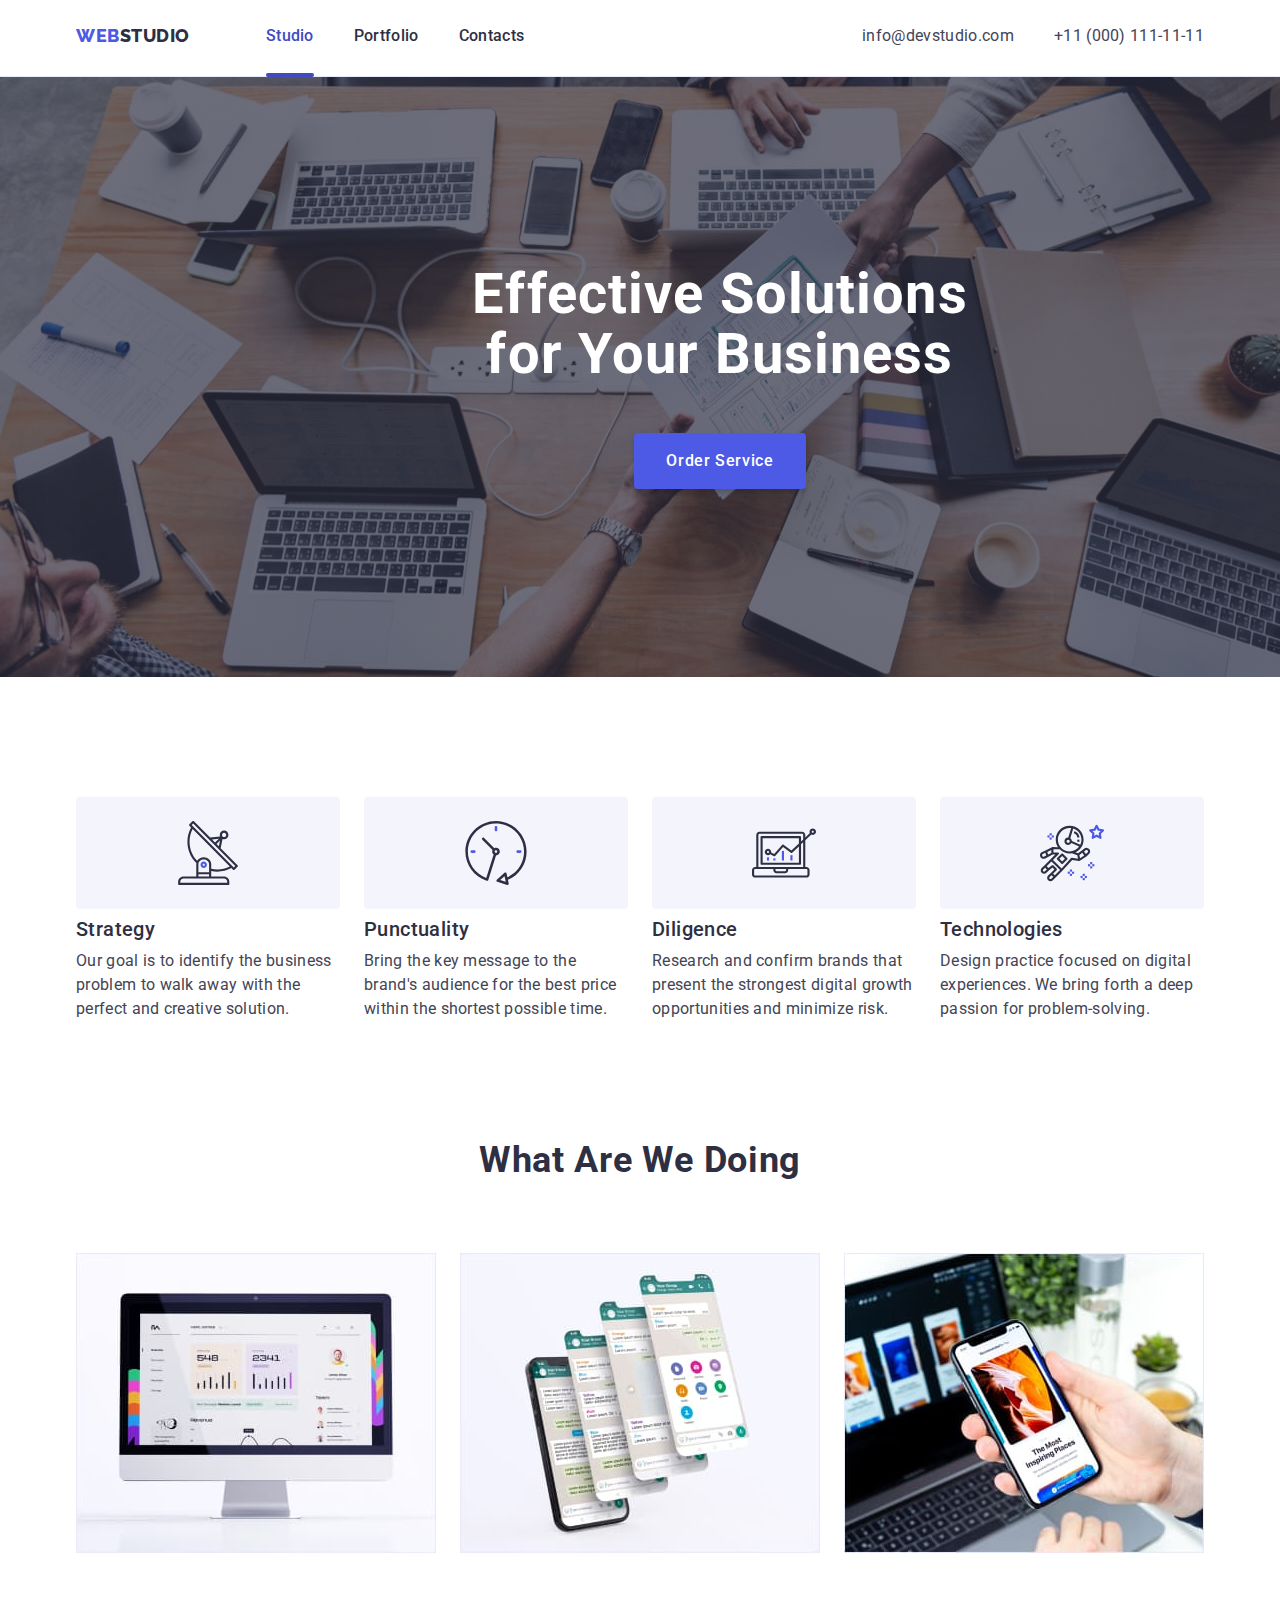
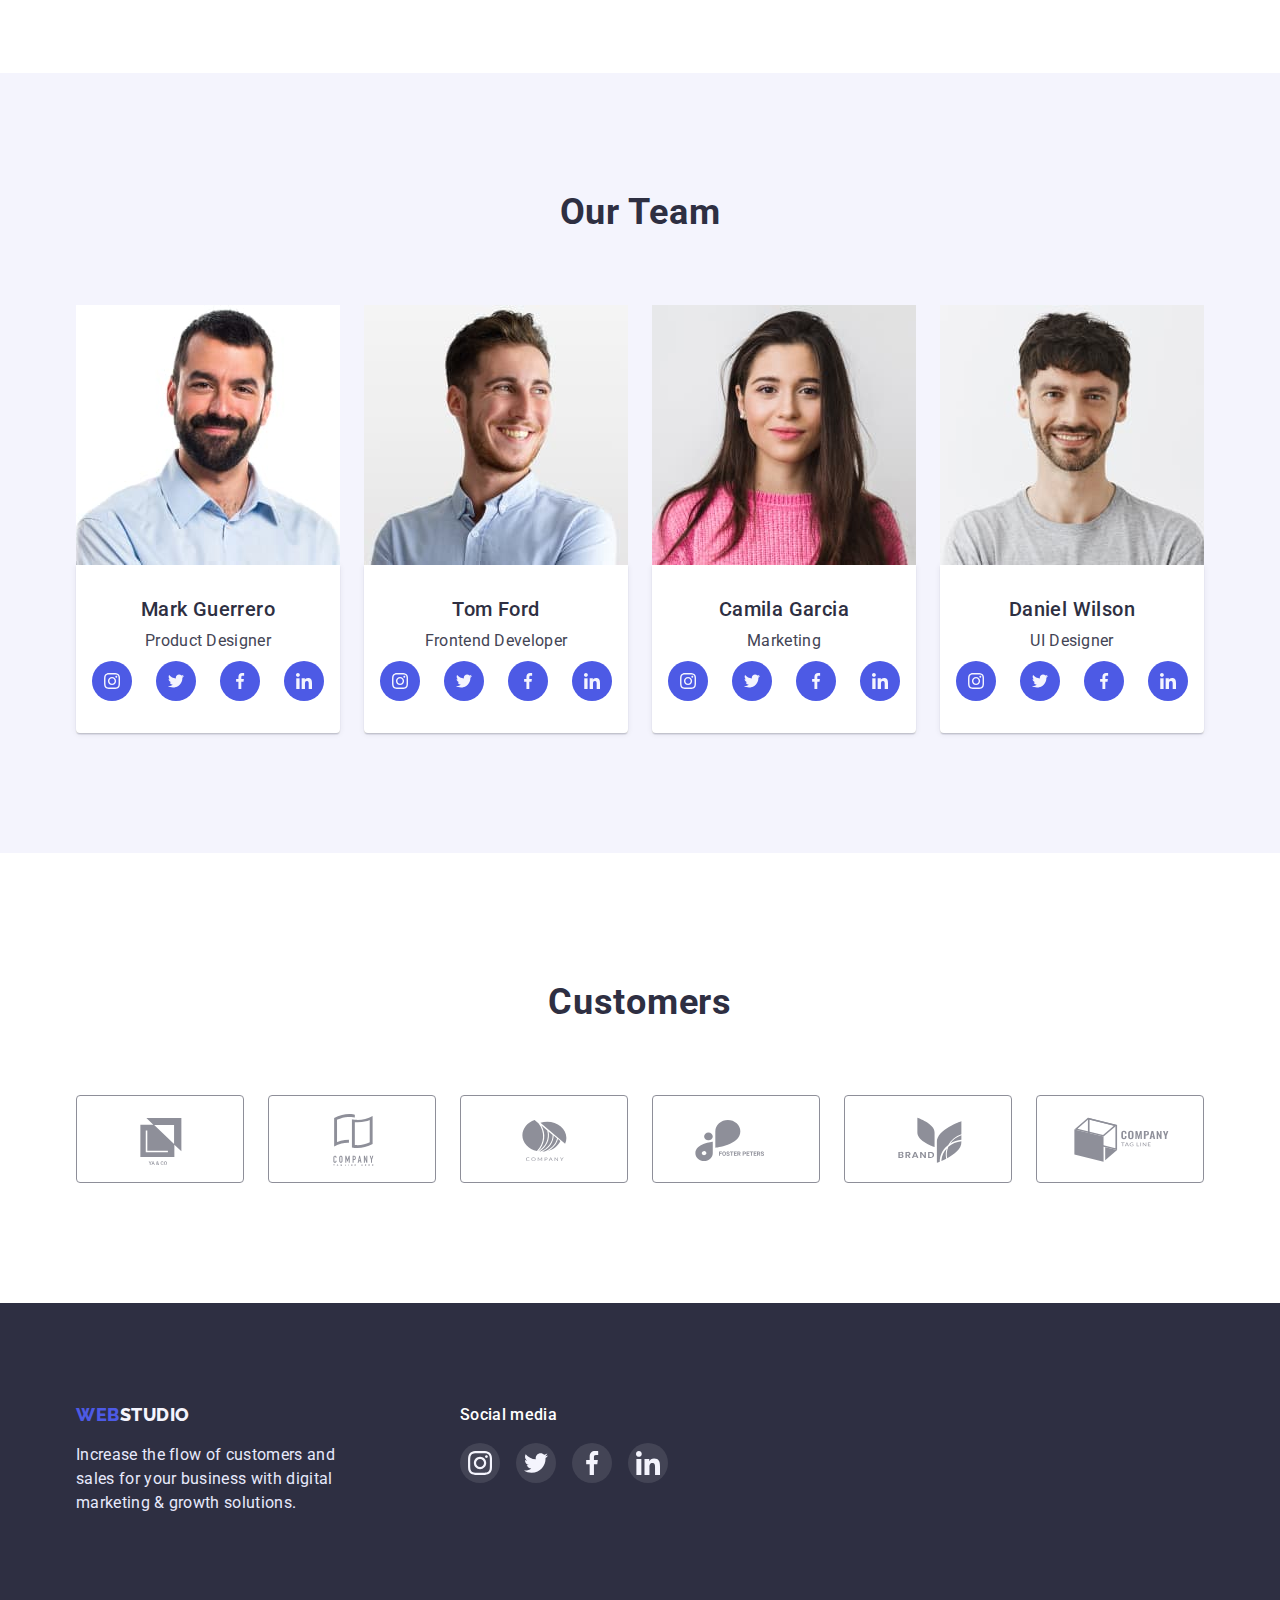
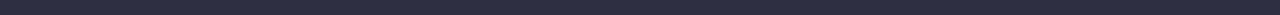
<file: index.html>
<!DOCTYPE html>
<html lang="en">
  <head>
    <meta charset="UTF-8" />
    <meta http-equiv="X-UA-Compatible" content="IE=edge" />
    <meta name="viewport" content="width=device-width, initial-scale=1.0" />
    <title>WebStudio</title>
    <link rel="preconnect" href="https://fonts.googleapis.com" />
    <link rel="preconnect" href="https://fonts.gstatic.com" crossorigin />
    <link
      href="https://fonts.googleapis.com/css2?family=Raleway:wght@800&family=Roboto:wght@400;500;700&display=swap"
      rel="stylesheet"
    />
    <link
      rel="stylesheet"
      href="https://cdn.jsdelivr.net/npm/modern-normalize@1.1.0/modern-normalize.min.css"
    />
    <link rel="stylesheet" href="./css/style.css" />
  </head>
  <body>
    <!-- _______________HEADER________________ -->
    <header class="header">
      <div class="container header-container">
        <nav class="header-nav">
          <a class="logo link" href="./index.html"
            ><span class="logo-web">Web</span>Studio</a
          >
          <ul class="menu-header list">
            <li class="menu-item">
              <a class="menu-link current-page link" href="./index.html"
                >Studio</a
              >
            </li>
            <li class="menu-item">
              <a class="menu-link link" href="./portfolio.html">Portfolio</a>
            </li>
            <li class="menu-item">
              <a class="menu-link link" href="">Contacts</a>
            </li>
          </ul>
        </nav>
        <ul class="contact-list list">
          <li class="contact-item">
            <a class="contact-link link" href="mailto:info@devstudio.com"
              >info@devstudio.com</a
            >
          </li>
          <li class="contact-item">
            <a class="contact-link link" href="tel:+110001111111"
              >+11 (000) 111-11-11</a
            >
          </li>
        </ul>
      </div>
    </header>
    <!-- _______________MAIN________________ -->
    <main>
      <!-- _______________HERO________________ -->
      <section class="hero">
        <div class="container">
          <h1 class="hero-text">Effective Solutions for Your Business</h1>
          <button class="hero-btn btn-cursor" type="button" data-modal-open>
            Order Service
          </button>
        </div>
      </section>
      <section class="description-company">
        <!-- _______________ABOUT_COMPANY_______________ -->
        <div class="container">
          <h2 class="visually-hidden">About Company</h2>
          <ul class="about-company list">
            <li class="about-company-item">
              <div class="specialization-container">
                <svg class="specialization-icon" width="64px" height="64px">
                  <use href="./images/icons.svg#icon-antenna"></use>
                </svg>
              </div>
              <h3 class="about-company-title">Strategy</h3>
              <p class="about-company-description">
                Our goal is to identify the business problem to walk away with
                the perfect and creative solution.
              </p>
            </li>
            <li class="about-company-item">
              <div class="specialization-container">
                <svg class="specialization-icon" width="64px" height="64px">
                  <use href="./images/icons.svg#icon-clock"></use>
                </svg>
              </div>
              <h3 class="about-company-title">Punctuality</h3>
              <p class="about-company-description">
                Bring the key message to the brand's audience for the best price
                within the shortest possible time.
              </p>
            </li>
            <li class="about-company-item">
              <div class="specialization-container">
                <svg class="specialization-icon" width="64px" height="64px">
                  <use href="./images/icons.svg#icon-diagram"></use>
                </svg>
              </div>
              <h3 class="about-company-title">Diligence</h3>
              <p class="about-company-description">
                Research and confirm brands that present the strongest digital
                growth opportunities and minimize risk.
              </p>
            </li>
            <li class="about-company-item">
              <div class="specialization-container">
                <svg class="specialization-icon" width="64px" height="64px">
                  <use href="./images/icons.svg#icon-astronaut"></use>
                </svg>
              </div>
              <h3 class="about-company-title">Technologies</h3>
              <p class="about-company-description">
                Design practice focused on digital experiences. We bring forth a
                deep passion for problem-solving.
              </p>
            </li>
          </ul>
        </div>
      </section>
      <section class="specialization-company">
        <div class="container">
          <!-- _______________DOING________________ -->
          <h2 class="text-h2">What are we doing</h2>
          <ul class="specialization-list list">
            <li class="specialization-list-item">
              <img
                class="specialization-img"
                src="./images/website.jpg"
                alt="open website on the monitor"
                width="360"
                height="300"
              />
            </li>
            <li class="specialization-list-item">
              <img
                class="specialization-img"
                src="./images/messenger.jpg"
                alt="messenger on the phone"
                width="360"
                height="300"
              />
            </li>
            <li class="specialization-list-item">
              <img
                class="specialization-img"
                src="./images/websitephone.jpg"
                alt="open website on the phone"
                width="360"
                height="300"
              />
            </li>
          </ul>
        </div>
      </section>
      <!-- _______________TEAM________________ -->
      <section class="about-team">
        <div class="container">
          <h2 class="text-h2">Our Team</h2>
          <ul class="team-list list">
            <li class="team-list-item">
              <img
                class="team-img"
                src="./images/employee/mark-guerrero.jpg"
                alt="mark guerrero"
                width="264"
                height="260"
              />
              <div class="employee">
                <h3 class="employee-name">Mark Guerrero</h3>
                <p class="employee-spesialization">Product Designer</p>
                <ul class="social-list list">
                  <li class="social-list-item">
                    <a href="" class="social-list-link">
                      <svg class="social-list-icon" width="16" height="16">
                        <use href="./images/icons.svg#icon-instagram"></use>
                      </svg>
                    </a>
                  </li>
                  <li class="social-list-item">
                    <a href="" class="social-list-link">
                      <svg class="social-list-icon" width="16" height="16">
                        <use href="./images/icons.svg#icon-twitter"></use>
                      </svg>
                    </a>
                  </li>
                  <li class="social-list-item">
                    <a href="" class="social-list-link">
                      <svg class="social-list-icon" width="16" height="16">
                        <use href="./images/icons.svg#icon-facebook"></use>
                      </svg>
                    </a>
                  </li>
                  <li class="social-list-item">
                    <a href="" class="social-list-link">
                      <svg class="social-list-icon" width="16" height="16">
                        <use href="./images/icons.svg#icon-linkedin"></use>
                      </svg>
                    </a>
                  </li>
                </ul>
              </div>
            </li>
            <li class="team-list-item">
              <img
                class="team-img"
                src="./images/employee/tom-ford.jpg"
                alt="tom ford"
                width="264"
                height="260"
              />
              <div class="employee">
                <h3 class="employee-name">Tom Ford</h3>
                <p class="employee-spesialization">Frontend Developer</p>
                <ul class="social-list list">
                  <li class="social-list-item">
                    <a href="" class="social-list-link">
                      <svg class="social-list-icon" width="16" height="16">
                        <use href="./images/icons.svg#icon-instagram"></use>
                      </svg>
                    </a>
                  </li>
                  <li class="social-list-item">
                    <a href="" class="social-list-link">
                      <svg class="social-list-icon" width="16" height="16">
                        <use href="./images/icons.svg#icon-twitter"></use>
                      </svg>
                    </a>
                  </li>
                  <li class="social-list-item">
                    <a href="" class="social-list-link">
                      <svg class="social-list-icon" width="16" height="16">
                        <use href="./images/icons.svg#icon-facebook"></use>
                      </svg>
                    </a>
                  </li>
                  <li class="social-list-item">
                    <a href="" class="social-list-link">
                      <svg class="social-list-icon" width="16" height="16">
                        <use href="./images/icons.svg#icon-linkedin"></use>
                      </svg>
                    </a>
                  </li>
                </ul>
              </div>
            </li>
            <li class="team-list-item">
              <img
                class="team-img"
                src="./images/employee/camila-garcia.jpg"
                alt="camila garcia"
                width="264"
                height="260"
              />
              <div class="employee">
                <h3 class="employee-name">Camila Garcia</h3>
                <p class="employee-spesialization">Marketing</p>
                <ul class="social-list list">
                  <li class="4 social-list-item">
                    <a href="" class="social-list-link">
                      <svg class="social-list-icon" width="16" height="16">
                        <use href="./images/icons.svg#icon-instagram"></use>
                      </svg>
                    </a>
                  </li>
                  <li class="social-list-item">
                    <a href="" class="social-list-link">
                      <svg class="social-list-icon" width="16" height="16">
                        <use href="./images/icons.svg#icon-twitter"></use>
                      </svg>
                    </a>
                  </li>
                  <li class="social-list-item">
                    <a href="" class="social-list-link">
                      <svg class="social-list-icon" width="16" height="16">
                        <use href="./images/icons.svg#icon-facebook"></use>
                      </svg>
                    </a>
                  </li>
                  <li class="social-list-item">
                    <a href="" class="social-list-link">
                      <svg class="social-list-icon" width="16" height="16">
                        <use href="./images/icons.svg#icon-linkedin"></use>
                      </svg>
                    </a>
                  </li>
                </ul>
              </div>
            </li>
            <li class="team-list-item">
              <img
                class="team-img"
                src="./images/employee/daniel-wilson.jpg"
                alt="daniel wilson"
                width="264"
                height="260"
              />
              <div class="employee">
                <h3 class="employee-name">Daniel Wilson</h3>
                <p class="employee-spesialization">UI Designer</p>
                <ul class="social-list list">
                  <li class="social-list-item">
                    <a href="" class="social-list-link">
                      <svg class="social-list-icon" width="16" height="16">
                        <use href="./images/icons.svg#icon-instagram"></use>
                      </svg>
                    </a>
                  </li>
                  <li class="social-list-item">
                    <a href="" class="social-list-link">
                      <svg class="social-list-icon" width="16" height="16">
                        <use href="./images/icons.svg#icon-twitter"></use>
                      </svg>
                    </a>
                  </li>
                  <li class="social-list-item">
                    <a href="" class="social-list-link">
                      <svg class="social-list-icon" width="16" height="16">
                        <use href="./images/icons.svg#icon-facebook"></use>
                      </svg>
                    </a>
                  </li>
                  <li class="social-list-item">
                    <a href="" class="social-list-link">
                      <svg class="social-list-icon" width="16" height="16">
                        <use href="./images/icons.svg#icon-linkedin"></use>
                      </svg>
                    </a>
                  </li>
                </ul>
              </div>
            </li>
          </ul>
        </div>
      </section>
      <section class="customers">
        <div class="container">
          <h2 class="text-h2">Customers</h2>
          <ul class="customers-list list">
            <li class="customers-list-item">
              <a href="" class="customers-list-link link">
                <svg class="customers-icon" width="104px" height="56px">
                  <use href="./images/icons.svg#icon-client1"></use>
                </svg>
              </a>
            </li>
            <li class="customers-list-item">
              <a href="" class="customers-list-link link">
                <svg class="customers-icon" width="104px" height="56px">
                  <use href="./images/icons.svg#icon-client2"></use>
                </svg>
              </a>
            </li>
            <li class="customers-list-item">
              <a href="" class="customers-list-link link">
                <svg class="customers-icon" width="104px" height="56px">
                  <use href="./images/icons.svg#icon-client3"></use>
                </svg>
              </a>
            </li>
            <li class="customers-list-item">
              <a href="" class="customers-list-link link">
                <svg class="customers-icon" width="104px" height="56px">
                  <use href="./images/icons.svg#icon-client4"></use>
                </svg>
              </a>
            </li>
            <li class="customers-list-item">
              <a href="" class="customers-list-link link">
                <svg class="customers-icon" width="104px" height="56px">
                  <use href="./images/icons.svg#icon-client5"></use>
                </svg>
              </a>
            </li>
            <li class="customers-list-item">
              <a href="" class="customers-list-link link">
                <svg class="customers-icon" width="104px" height="56px">
                  <use href="./images/icons.svg#icon-client6"></use>
                </svg>
              </a>
            </li>
          </ul>
        </div>
      </section>
    </main>
    <!-- _______________FOOTER________________ -->
    <footer class="footer">
      <div class="container footer-container">
        <div class="footer-container-logo">
          <a class="logo logo-footer link" href="./index.html"
            ><span class="logo-web">Web</span>Studio</a
          >
          <p class="footer-text">
            Increase the flow of customers and sales for your business with
            digital marketing & growth solutions.
          </p>
        </div>
        <div class="footer-container-social">
          <p class="text-footer-social">Social media</p>
          <ul class="social-list-footer list">
            <li class="social-list-footer-item">
              <a href="" class="social-list-footer-link">
                <svg class="social-list-icon" width="24" height="24">
                  <use href="./images/icons.svg#icon-instagram"></use>
                </svg>
              </a>
            </li>
            <li class="social-list-footer-item">
              <a href="" class="social-list-footer-link">
                <svg class="social-list-icon" width="24" height="24">
                  <use href="./images/icons.svg#icon-twitter"></use>
                </svg>
              </a>
            </li>
            <li class="social-list-footer-item">
              <a href="" class="social-list-footer-link">
                <svg class="social-list-icon" width="24" height="24">
                  <use href="./images/icons.svg#icon-facebook"></use>
                </svg>
              </a>
            </li>
            <li class="social-list-footer-item">
              <a href="" class="social-list-footer-link">
                <svg class="social-list-icon" width="24" height="24">
                  <use href="./images/icons.svg#icon-linkedin"></use>
                </svg>
              </a>
            </li>
          </ul>
        </div>
      </div>
    </footer>

    <div class="backdrop is-hidden" data-modal>
      <div class="modal">
        <button
          type="button"
          class="modal-close-btn btn-cursor"
          data-modal-close
        >
          <svg class="modal-close-btn-icon" width="8" height="8">
            <use href="./images/icons.svg#icon-close-black"></use>
          </svg>
        </button>
      </div>
    </div>
    <script src="./js/modal.js"></script>
  </body>
</html>
</file>
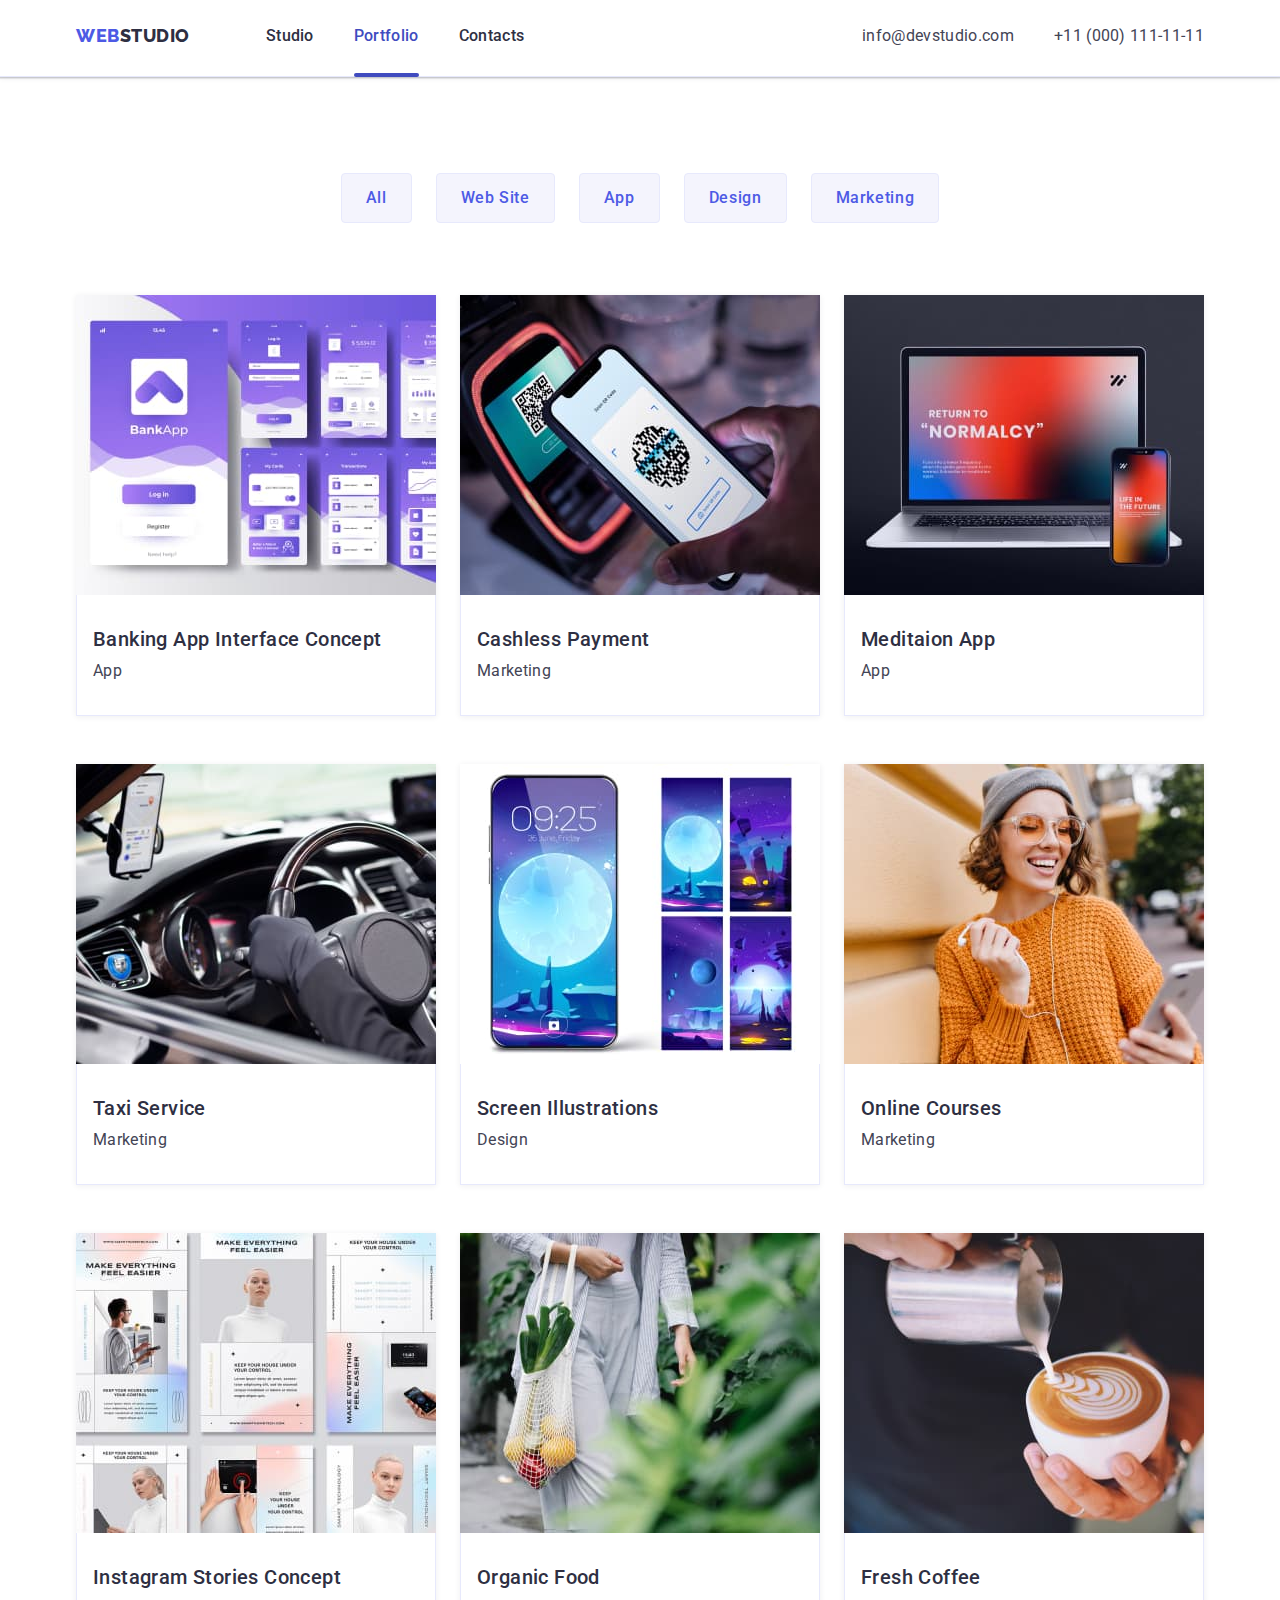
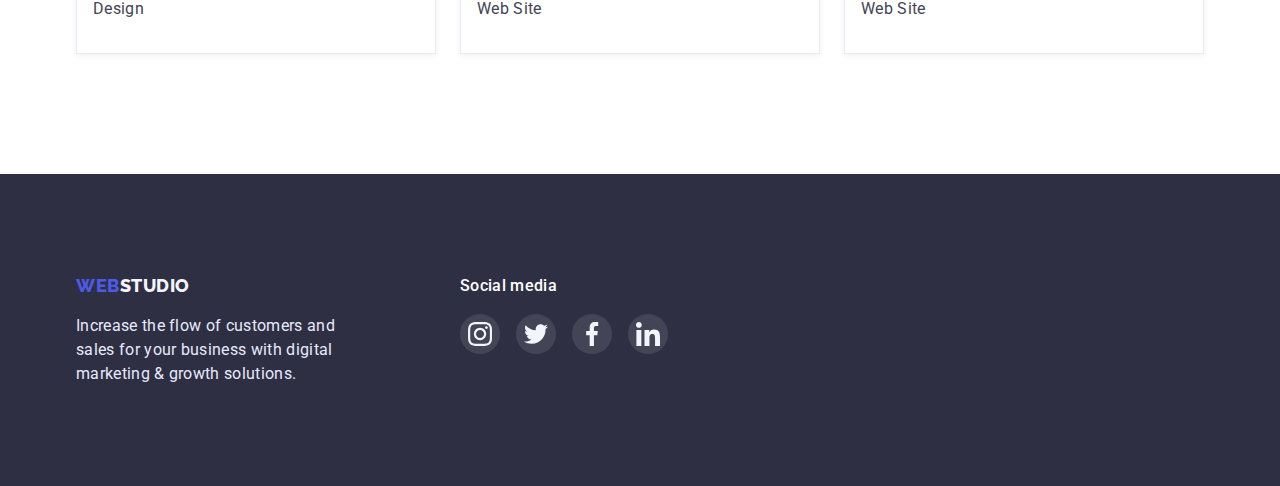
<file: portfolio.html>
<!DOCTYPE html>
<html lang="en">
  <head>
    <meta charset="UTF-8" />
    <meta http-equiv="X-UA-Compatible" content="IE=edge" />
    <meta name="viewport" content="width=device-width, initial-scale=1.0" />
    <title>Portfolio</title>
    <link rel="preconnect" href="https://fonts.googleapis.com" />
    <link rel="preconnect" href="https://fonts.gstatic.com" crossorigin />
    <link
      href="https://fonts.googleapis.com/css2?family=Raleway:wght@800&family=Roboto:wght@400;500;700&display=swap"
      rel="stylesheet"
    />
    <link
      rel="stylesheet"
      href="https://cdn.jsdelivr.net/npm/modern-normalize@1.1.0/modern-normalize.min.css"
    />
    <link rel="stylesheet" href="./css/style.css" />
  </head>
  <body>
    <!-- _______________HEADER________________ -->
    <header class="header">
      <div class="container header-container">
        <nav class="header-nav">
          <a class="logo link" href="./index.html"
            ><span class="logo-web">Web</span>Studio</a
          >
          <ul class="menu-header list">
            <li class="menu-item">
              <a class="menu-link link" href="./index.html">Studio</a>
            </li>
            <li class="menu-item">
              <a class="menu-link current-page link" href="./portfolio.html"
                >Portfolio</a
              >
            </li>
            <li class="menu-item">
              <a class="menu-link link" href="">Contacts</a>
            </li>
          </ul>
        </nav>
        <ul class="contact-list list">
          <li class="contact-item">
            <a class="contact-link link" href="mailto:info@devstudio.com"
              >info@devstudio.com</a
            >
          </li>
          <li class="contact-item">
            <a class="contact-link link" href="tel:+110001111111"
              >+11 (000) 111-11-11</a
            >
          </li>
        </ul>
      </div>
    </header>
    <!-- _______________MAIN________________ -->
    <main>
      <!-- _______________HERO________________ -->
      <section class="main-portfolio">
        <div class="container">
          <!-- HIDDEN MAIN TEXT-->
          <h1 class="visually-hidden">Portfolio</h1>
          <!-- _______________LIST_OF_SELECTION_FUNCTIONS________________ -->
          <ul class="main-filter list">
            <li class="main-filter-item">
              <button class="btn-filter btn-cursor" type="button">All</button>
            </li>
            <li class="main-filter-item">
              <button class="btn-filter btn-cursor" type="button">
                Web Site
              </button>
            </li>
            <li class="main-filter-item">
              <button class="btn-filter btn-cursor" type="button">App</button>
            </li>
            <li class="main-filter-item">
              <button class="btn-filter btn-cursor" type="button">
                Design
              </button>
            </li>
            <li class="main-filter-item">
              <button class="btn-filter btn-cursor" type="button">
                Marketing
              </button>
            </li>
          </ul>
          <!-- _______________SECOND_LIST_OF_IMG________________ -->
          <ul class="filter-list list">
            <li class="filter-list-item">
              <a class="filter-list-link link" href="">
                <div class="filter-list-img-overlay">
                  <img
                    class="hero-img"
                    src="./images/portfolio/banking.jpg"
                    alt="banling app interface"
                    width="360"
                    height="300"
                  />
                  <p class="overlay">
                    14 Stylish and User-Friendly App Design Concepts · Task
                    Manager App · Calorie Tracker App · Exotic Fruit Ecommerce
                    App · Cloud Storage App
                  </p>
                </div>
                <div class="filter-description">
                  <h2 class="filter-title">Banking App Interface Concept</h2>
                  <p class="filter-text">App</p>
                </div>
              </a>
            </li>
            <li class="filter-list-item">
              <a class="filter-list-link link" href="">
                <div class="filter-list-img-overlay">
                  <img
                    class="hero-img"
                    src="./images/portfolio/cashless.jpg"
                    alt="cashless payment"
                    width="360"
                    height="300"
                  />
                  <p class="overlay">
                    14 Stylish and User-Friendly App Design Concepts · Task
                    Manager App · Calorie Tracker App · Exotic Fruit Ecommerce
                    App · Cloud Storage App
                  </p>
                </div>
                <div class="filter-description">
                  <h2 class="filter-title">Cashless Payment</h2>
                  <p class="filter-text">Marketing</p>
                </div>
              </a>
            </li>
            <li class="filter-list-item">
              <a class="filter-list-link link" href="">
                <div class="filter-list-img-overlay">
                  <img
                    class="hero-img"
                    src="./images/portfolio/meditaion.jpg"
                    alt="meditaion app"
                    width="360"
                    height="300"
                  />
                  <p class="overlay">
                    14 Stylish and User-Friendly App Design Concepts · Task
                    Manager App · Calorie Tracker App · Exotic Fruit Ecommerce
                    App · Cloud Storage App
                  </p>
                </div>
                <div class="filter-description">
                  <h2 class="filter-title">Meditaion App</h2>
                  <p class="filter-text">App</p>
                </div>
              </a>
            </li>
            <li class="filter-list-item">
              <a class="filter-list-link link" href="">
                <div class="filter-list-img-overlay">
                  <img
                    class="hero-img"
                    src="./images/portfolio/taxi.jpg"
                    alt="taxi service"
                    width="360"
                    height="300"
                  />
                  <p class="overlay">
                    14 Stylish and User-Friendly App Design Concepts · Task
                    Manager App · Calorie Tracker App · Exotic Fruit Ecommerce
                    App · Cloud Storage App
                  </p>
                </div>
                <div class="filter-description">
                  <h2 class="filter-title">Taxi Service</h2>
                  <p class="filter-text">Marketing</p>
                </div>
              </a>
            </li>
            <li class="filter-list-item">
              <a class="filter-list-link link" href="">
                <div class="filter-list-img-overlay">
                  <img
                    class="hero-img"
                    src="./images/portfolio/screen.jpg"
                    alt="screen illustrations"
                    width="360"
                    height="300"
                  />
                  <p class="overlay">
                    14 Stylish and User-Friendly App Design Concepts · Task
                    Manager App · Calorie Tracker App · Exotic Fruit Ecommerce
                    App · Cloud Storage App
                  </p>
                </div>
                <div class="filter-description">
                  <h2 class="filter-title">Screen Illustrations</h2>
                  <p class="filter-text">Design</p>
                </div>
              </a>
            </li>
            <li class="filter-list-item">
              <a class="filter-list-link link" href="">
                <div class="filter-list-img-overlay">
                  <img
                    class="hero-img"
                    src="./images/portfolio/online-cours.jpg"
                    alt="online courses"
                    width="360"
                    height="300"
                  />
                  <p class="overlay">
                    14 Stylish and User-Friendly App Design Concepts · Task
                    Manager App · Calorie Tracker App · Exotic Fruit Ecommerce
                    App · Cloud Storage App
                  </p>
                </div>
                <div class="filter-description">
                  <h2 class="filter-title">Online Courses</h2>
                  <p class="filter-text">Marketing</p>
                </div>
              </a>
            </li>
            <li class="filter-list-item">
              <a class="filter-list-link link" href="">
                <div class="filter-list-img-overlay">
                  <img
                    class="hero-img"
                    src="./images/portfolio/ig-stor.jpg"
                    alt="instagram stories concept"
                    width="360"
                    height="300"
                  />
                  <p class="overlay">
                    14 Stylish and User-Friendly App Design Concepts · Task
                    Manager App · Calorie Tracker App · Exotic Fruit Ecommerce
                    App · Cloud Storage App
                  </p>
                </div>
                <div class="filter-description">
                  <h2 class="filter-title">Instagram Stories Concept</h2>
                  <p class="filter-text">Design</p>
                </div>
              </a>
            </li>
            <li class="filter-list-item">
              <a class="filter-list-link link" href="">
                <div class="filter-list-img-overlay">
                  <img
                    class="hero-img"
                    src="./images/portfolio/food.jpg"
                    alt="organic food"
                    width="360"
                    height="300"
                  />
                  <p class="overlay">
                    14 Stylish and User-Friendly App Design Concepts · Task
                    Manager App · Calorie Tracker App · Exotic Fruit Ecommerce
                    App · Cloud Storage App
                  </p>
                </div>
                <div class="filter-description">
                  <h2 class="filter-title">Organic Food</h2>
                  <p class="filter-text">Web Site</p>
                </div>
              </a>
            </li>
            <li class="filter-list-item">
              <a class="filter-list-link link" href="">
                <div class="filter-list-img-overlay">
                  <img
                    class="hero-img"
                    src="./images/portfolio/coffe.jpg"
                    alt="fresh coffee"
                    width="360"
                    height="300"
                  />
                  <p class="overlay">
                    14 Stylish and User-Friendly App Design Concepts · Task
                    Manager App · Calorie Tracker App · Exotic Fruit Ecommerce
                    App · Cloud Storage App
                  </p>
                </div>
                <div class="filter-description">
                  <h2 class="filter-title">Fresh Coffee</h2>
                  <p class="filter-text">Web Site</p>
                </div>
              </a>
            </li>
          </ul>
        </div>
      </section>
    </main>
    <!-- _______________FOOTER________________ -->
    <footer class="footer">
      <div class="container footer-container">
        <div class="footer-container-logo">
          <a class="logo logo-footer link" href="./index.html"
            ><span class="logo-web">Web</span>Studio</a
          >
          <p class="footer-text">
            Increase the flow of customers and sales for your business with
            digital marketing & growth solutions.
          </p>
        </div>
        <div class="footer-container-social">
          <p class="text-footer-social">Social media</p>
          <ul class="social-list-footer list">
            <li class="social-list-footer-item">
              <a href="" class="social-list-footer-link">
                <svg class="social-list-icon" width="24" height="24">
                  <use href="./images/icons.svg#icon-instagram"></use>
                </svg>
              </a>
            </li>
            <li class="social-list-footer-item">
              <a href="" class="social-list-footer-link">
                <svg class="social-list-icon" width="24" height="24">
                  <use href="./images/icons.svg#icon-twitter"></use>
                </svg>
              </a>
            </li>
            <li class="social-list-footer-item">
              <a href="" class="social-list-footer-link">
                <svg class="social-list-icon" width="24" height="24">
                  <use href="./images/icons.svg#icon-facebook"></use>
                </svg>
              </a>
            </li>
            <li class="social-list-footer-item">
              <a href="" class="social-list-footer-link">
                <svg class="social-list-icon" width="24" height="24">
                  <use href="./images/icons.svg#icon-linkedin"></use>
                </svg>
              </a>
            </li>
          </ul>
        </div>
      </div>
    </footer>
  </body>
</html>
</file>
<file: css/style.css>
:root {
    --primary-brand: #4D5AE5;
    --pressed-state: #404BBF;
    --dark: #2E2F42;
    --body-text: #434455;
    --accent: #E7E9FC;
    --light: #F4F4FD;
    --primary-font: 'Roboto',sans-serif;
    --logo-font: 'Raleway',sans-serif;
    --background-hero: #6D6E7B;

}

body {
    font-family: var(--primary-font);
    color: var(--dark);
}

.list {
    list-style: none;
}

.link {
    text-decoration: none;
}

h1,
h2,
h3,
h4,
p {
    margin-top: 0;
    margin-bottom: 0;
}

ul,
ol {
    margin-top: 0;
    margin-bottom: 0;
    padding-left: 0;
}

img {
    display: block;
}

.btn-cursor {
    cursor: pointer;
}

.header {
    padding-top: 24px;
    padding-bottom: 28px;
    border-bottom: 1px solid #E7E9FC;
    box-shadow: 0px 2px 1px rgba(46, 47, 66, 0.08), 0px 1px 1px rgba(46, 47, 66, 0.16), 0px 1px 6px rgba(46, 47, 66, 0.08);
}

.container {
    width: 1158px;
    margin: 0 auto;
    padding: 0 15px;
}

.header-container {
    display: flex;
    align-items: center;
}

.header-nav {
    background-color: #FFFFFF;
    display: flex;
    align-items: center;
}

.logo {
    font-family: var(--logo-font);
    font-weight: 800;
    font-size: 18px;
    line-height: 1.33;
    letter-spacing: 0.03em;
    text-transform: uppercase;
    color: var(--dark);
    margin-right: 76px;
}

.logo-web {
    color: var(--primary-brand);
}

.menu-header {
    display: flex;
    align-items: center;
}

.contact-list {
    display: flex;
    align-items: center;
    margin-left: auto;
}

.menu-link {
    position: relative;
    font-weight: 500;
    font-size: 16px;
    line-height: 1.5;
    letter-spacing: 0.02em;
    color: var(--dark);
    transition: color 250ms cubic-bezier(0.4, 0, 0.2, 1);
}

.menu-link.current-page {
    position: relative;
    display: block;
    color: var(--pressed-state);
}

.menu-link.current-page::after {
    content: '';
    display: block;
    position: absolute;
    width: 100%;
    height: 4px;
    border-radius: 2px;
    background-color: var(--pressed-state);
    top: 49px;
    left: 0;
}
.menu-item:not(:last-child) {
    margin-right: 40px;
}

.contact-link {
    font-weight: 400;
    font-size: 16px;
    line-height: 1.5;
    letter-spacing: 0.02em;
    color: var(--body-text);
    transition: color 250ms cubic-bezier(0.4, 0, 0.2, 1);
}

.contact-item:not(:last-child) {
    margin-right: 40px;
}

.menu-link:hover,
.menu-link:focus,
.menu-link:active {
    color: var(--pressed-state);
}

.contact-link:hover,
.contact-link:focus,
.contact-link:active {
    color: var(--pressed-state);
}

.hero {
    background-image: linear-gradient(rgba(46, 47, 66, 0.7), rgba(46, 47, 66, 0.7)), url("../images/hero/people-office.jpg");
    background-size: cover;
    background-color: var(--background-hero);
    text-align: center;
    padding: 188px 0;
    width: 1440px;
    margin: 0 auto;
}

.hero-text {
    max-width: 500px;;
    text-align: center;
    margin: 0 auto 48px auto;
    font-size: 56px;
    line-height: 1.07;
    letter-spacing: 0.02em;
    color: #FFFFFF;
}

.hero-btn {
    font-family: inherit;
    font-weight: 500;
    font-size: 16px;
    line-height: 1.5;
    letter-spacing: 0.04em;
    color: #FFFFFF;
    background: var(--primary-brand);
    box-shadow: 0px 4px 4px rgba(0, 0, 0, 0.15);
    border-radius: 4px;
    border: none;
    padding: 16px 32px;
    transition: background-color 250ms cubic-bezier(0.4, 0, 0.2, 1);
}

.hero-btn:hover,
.hero-btn:focus {
    background-color: var(--pressed-state);
}

.visually-hidden {
    position: absolute;
    white-space: nowrap;
    width: 1px;
    height: 1px;
    overflow: hidden;
    border: 0;
    padding: 0;
    clip: rect(0 0 0 0);
    clip-path: inset(50%);
    margin: -1px;
}

.description-company {
    padding: 120px 0;
}

.about-company {
    display: flex;
    gap: 24px;
}

.about-company-item {
    flex-basis: calc(( 100% - 3 * 24px ) / 4 );
}

.specialization-container {
    width: 264px;
    height: 112px;
    background: #F4F4FD;
    border-radius: 4px;
    margin-bottom: 8px;
    display: flex;
    justify-content: center;
    align-items: center;
}

.about-company-title {
    font-weight: 500;
    font-size: 20px;
    line-height: 1.2;
    letter-spacing: 0.02em;
    margin-bottom: 8px;
}

.about-company-description {
    font-size: 16px;
    line-height: 1.5;
    letter-spacing: 0.02em;
    color: var(--body-text);
}

.specialization-company {
    padding-bottom: 120px;
}

.text-h2 {
    font-size: 36px;
    line-height: 1.11;
    text-align: center;
    letter-spacing: 0.02em;
    text-transform: capitalize;
    margin-bottom: 72px;
}

.specialization-list {
    display: flex;
    align-items: center;
    flex-wrap: wrap;
    gap: 24px;
}

.social-list {
    display: flex;
    justify-content: center;
    gap: 24px;
}

.social-list-link {
    display: flex;
    justify-content: center;
    align-items: center;
    width: 40px;
    height: 40px;
    border-radius: 50%;
    background-color: var(--primary-brand);
    transition: background-color 250ms cubic-bezier(0.4, 0, 0.2, 1);
}

.social-list-link:hover,
.social-list-link:focus {
    background-color: var(--pressed-state);
}

.social-list-icon {
    fill: #F4F4FD;
}

.about-team {
    padding: 120px 0;
    background: var(--light);
}

.team-list {
    display: flex;
    gap: 24px;
    flex-basis: calc((100% - 72) / 4 );
}

.team-list-item {
    background-color: #FFFFFF;
}

.employee {
    padding: 32px 16px;
    box-shadow: 0px 1px 6px rgba(46, 47, 66, 0.08), 0px 1px 1px rgba(46, 47, 66, 0.16), 0px 2px 1px rgba(46, 47, 66, 0.08);
    border-radius: 0px 0px 4px 4px;
}

.employee-name {
    font-weight: 500;
    font-size: 20px;
    line-height: 1.2;
    text-align: center;
    letter-spacing: 0.02em;
    margin-bottom: 8px;
}

.employee-spesialization {
    font-size: 16px;
    line-height: 1.5;
    text-align: center;
    letter-spacing: 0.02em;
    color: var(--body-text);
    margin-bottom: 8px;
}

.customers {
    padding-top: 130px;
    padding-bottom: 120px;
}

.customers-list {
    display: flex;
    gap: 24px;
    justify-content: center;
}

.customers-list-link {
    display: flex;
    justify-content: center;
    align-items: center;
    width: 168px;
    height: 88px;
    border: 1px solid #8E8F99;
    border-radius: 4px;
    transition: border-color 250ms cubic-bezier(0.4, 0, 0.2, 1);
}

.customers-list-link:hover,
.customers-list-link:focus {
    border-color: var(--pressed-state);
}

.customers-icon {
    fill: #8E8F99;
    transition: fill 250ms cubic-bezier(0.4, 0, 0.2, 1);
}

.customers-list-link:focus .customers-icon,
.customers-list-link:hover .customers-icon {
    fill: var(--pressed-state);
}

.footer {
    background: var(--dark);
    padding-top: 100px;
    padding-bottom: 100px;
}

.logo-footer {
    color: var(--light);
    margin-right: 0;
}

.footer-container {
    display: flex;
    gap: 120px;
}

.footer-text {
    width: 264px;
    font-size: 16px;
    line-height: 1.5;
    letter-spacing: 0.02em;
    color: var(--accent);
    margin-top: 16px;
}

.social-list-footer {
    display: flex;
    justify-content: center;
    gap: 16px;
}

.social-list-footer-link {
    display: flex;
    justify-content: center;
    align-items: center;
    width: 40px;
    height: 40px;
    border-radius: 50%;
    background-color: rgba(255, 255, 255, 0.1);
    transition: background-color 250ms cubic-bezier(0.4, 0, 0.2, 1);
}

.social-list-footer-link:hover,
.social-list-footer-link:focus {
    background-color: #31D0AA;
}

.text-footer-social {
    font-weight: 500;
    font-size: 16px;
    line-height: 1.5;
    letter-spacing: 0.02em;
    color: #FFFFFF;
    margin-bottom: 16px;

}

.main-portfolio {
    padding-top: 96px;
    padding-bottom: 120px;
}

.main-filter {
    display: flex;
    justify-content: center;
    gap: 24px;
    margin-bottom: 72px;
}

.btn-filter {
    background-color: var(--light);
    border: 1px solid var(--accent);
    border-radius: 4px;
    font-family: inherit;
    font-weight: 500;
    font-size: 16px;
    line-height: 1.5;
    text-align: center;
    letter-spacing: 0.04em;
    color: var(--primary-brand);
    padding: 12px 24px;
    transition: color 250ms cubic-bezier(0.4, 0, 0.2, 1), background-color 250ms cubic-bezier(0.4, 0, 0.2, 1), border-color 250ms cubic-bezier(0.4, 0, 0.2, 1), box-shadow 250ms cubic-bezier(0.4, 0, 0.2, 1);
}

.btn-filter:hover,
.btn-filter:focus {
    color: #FFFFFF;
    background-color: var(--pressed-state);
    box-shadow: 0px 3px 1px rgba(0, 0, 0, 0.1), 0px 2px 1px rgba(0, 0, 0, 0.08), 0px 2px 2px rgba(0, 0, 0, 0.12);
    border-color: transparent;
}

.filter-list-link {
    display: block;
    box-shadow: 0px 1px 6px rgba(46, 47, 66, 0.08);
    transition: box-shadow 250ms cubic-bezier(0.4, 0, 0.2, 1);
}

.filter-list-img-overlay {
    position: relative;
    overflow: hidden;
}

.filter-list-link:hover,
.filter-list-link:focus {
    box-shadow: 0px 1px 6px rgba(46, 47, 66, 0.08), 0px 1px 1px rgba(46, 47, 66, 0.16), 0px 2px 1px rgba(46, 47, 66, 0.08);
}


.filter-list {
    display: flex;
    flex-wrap: wrap;
    row-gap: 48px;
    column-gap: 24px;
}

.filter-list-item {
    flex-basis: calc(( 100% - 48px ) / 3 );
}

.filter-description {
    padding: 32px 0 32px 16px;
    border: 1px solid #E7E9FC;
    border-top: none;
}

.filter-title {
    font-weight: 500;
    font-size: 20px;
    line-height: 1.2;
    letter-spacing: 0.02em;
    color: var(--dark);
    margin-bottom: 8px;
}

.filter-text {
    font-size: 16px;
    line-height: 1.5;
    letter-spacing: 0.02em;
    color: var(--body-text);
}

.overlay {
    position: absolute;
    left:0;
    top: 0;
    width: 100%;
    height: 100%;
    overflow: auto;
    transform: translate(0,100%);
    transition: transform 250ms cubic-bezier(0.4, 0, 0.2, 1);
    background-color: var(--primary-brand) ;
    font-size: 16px;
    line-height: 1.5;
    letter-spacing: 0.02em;
    color: var(--light);
    padding-top: 40px;
    padding-right: 32px;
    padding-left: 32px;
}

.filter-list-link:hover .overlay,
.filter-list-link:focus .overlay {
    transform: translate(0, 0);
}

.backdrop {
    position: fixed;
    top: 0;
    left: 0; 
    z-index: 100;
    width: 100%;
    height: 100%;
    background-color: rgba(46, 47, 66, 0.4);
    transition: opacity 250ms cubic-bezier(0.4, 0, 0.2, 1), visibility 250ms cubic-bezier(0.4, 0, 0.2, 1);
}

.backdrop.is-hidden {
    opacity: 0;
    visibility: hidden;
    pointer-events: none;
}

.modal {
    /* від backdrop */
    position: absolute; 
    top: 50%;
    left: 50%;
    transform: translate(-50%, -50%);
    width: 408px;
    height: 576px;
    background-color: #FCFCFC;
    box-shadow: 0px 1px 1px rgba(0, 0, 0, 0.14), 0px 1px 3px rgba(0, 0, 0, 0.12), 0px 2px 1px rgba(0, 0, 0, 0.2);
    border-radius: 4px;
}

.modal-close-btn {
    position: absolute;
    top: 24px;
    right: 24px;
    display: flex;
    justify-content: center;
    align-items: center;
    width: 24px;
    height: 24px;
    border-radius: 50%;
    background-color: #E7E9FC;
    border: 1px solid rgba(0, 0, 0, 0.1);
    padding: 0;
    transition: border 250ms cubic-bezier(0.4, 0, 0.2, 1), transition, background-color 250ms cubic-bezier(0.4, 0, 0.2, 1);;
}

.modal-close-btn:hover,
.modal-close-btn:focus {
    border: none;
    background-color: #404BBF;
}

.modal-close-btn-icon {
    fill: #000000;
    transition: fill 250ms cubic-bezier(0.4, 0, 0.2, 1);
}

.modal-close-btn:hover .modal-close-btn-icon,
.modal-close-btn:focus .modal-close-btn-icon {
    fill: #FFFFFF;
}
</file>
